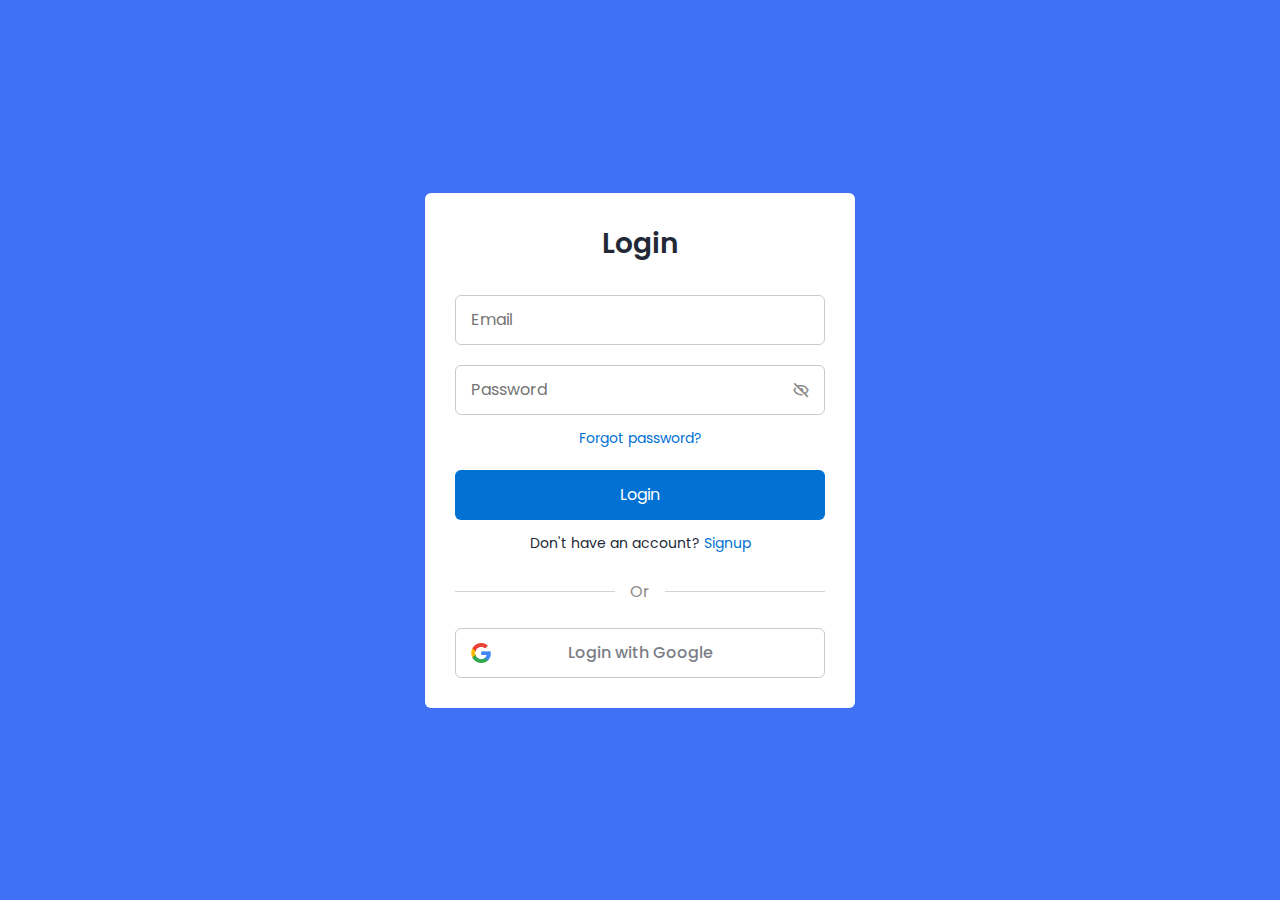
<file: Login and SignUp From/login.html>
<!DOCTYPE html>
<!-- Coding by CodingLab | www.codinglabweb.com-->
    <html lang="en">
    <head>
        <meta charset="UTF-8">
        <meta http-equiv="X-UA-Compatible" content="IE=edge">
        <meta name="viewport" content="width=device-width, initial-scale=1.0">
        <title> Responsive Login and Signup Form </title>

        <!-- CSS -->
        <link rel="stylesheet" href="css/style.css">
                
        <!-- Boxicons CSS -->
        <link href='https://unpkg.com/boxicons@2.1.2/css/boxicons.min.css' rel='stylesheet'>
                        
    </head>
    <body>
        <section class="container forms">
            <div class="form login">
                <div class="form-content">
                    <header>Login</header>
                    <form action="#">
                        <div class="field input-field">
                            <input type="email" placeholder="Email" class="input">
                        </div>

                        <div class="field input-field">
                            <input type="password" placeholder="Password" class="password">
                            <i class='bx bx-hide eye-icon'></i>
                        </div>

                        <div class="form-link">
                            <a href="#" class="forgot-pass">Forgot password?</a>
                        </div>

                        <div class="field button-field">
                            <button>Login</button>
                        </div>
                    </form>

                    <div class="form-link">
                        <span>Don't have an account? <a href="#" class="link signup-link">Signup</a></span>
                    </div>
                </div>

                <div class="line"></div>

                <div class="media-options">
                    <a href="#" class="field google">
                        <img src="images/google.png" alt="" class="google-img">
                        <span>Login with Google</span>
                    </a>
                </div>

            </div>

            <!-- Signup Form -->

            <div class="form signup">
                <div class="form-content">
                    <header>Signup</header>
                    <form action="#">
                        <div class="field input-field">
                            <input type="email" placeholder="Email" class="input">
                        </div>

                        <div class="field input-field">
                            <input type="password" placeholder="Create password" class="password">
                        </div>

                        <div class="field input-field">
                            <input type="password" placeholder="Confirm password" class="password">
                            <i class='bx bx-hide eye-icon'></i>
                        </div>

                        <div class="field button-field">
                            <button>Signup</button>
                        </div>
                    </form>

                    <div class="form-link">
                        <span>Already have an account? <a href="#" class="link login-link">Login</a></span>
                    </div>
                </div>

                <div class="line"></div>

               

                <div class="media-options">
                    <a href="#" class="field google">
                        <img src="images/google.png" alt="" class="google-img">
                        <span>Login with Google</span>
                    </a>
                </div>

            </div>
        </section>

        <!-- JavaScript -->
        <script src="js/script.js"></script>
    </body>
</html>
</file>
<file: Login and SignUp From/css/style.css>
/* Google Fonts - Poppins */
@import url('https://fonts.googleapis.com/css2?family=Poppins:wght@300;400;500;600&display=swap');

*{
    margin: 0;
    padding: 0;
    box-sizing: border-box;
    font-family: 'Poppins', sans-serif;
}
.container{
    height: 100vh;
    width: 100%;
    display: flex;
    align-items: center;
    justify-content: center;
    background-color: #4070f4;
    column-gap: 30px;
}
.form{
    position: absolute;
    max-width: 430px;
    width: 100%;
    padding: 30px;
    border-radius: 6px;
    background: #FFF;
}
.form.signup{
    opacity: 0;
    pointer-events: none;
}
.forms.show-signup .form.signup{
    opacity: 1;
    pointer-events: auto;
}
.forms.show-signup .form.login{
    opacity: 0;
    pointer-events: none;
}
header{
    font-size: 28px;
    font-weight: 600;
    color: #232836;
    text-align: center;
}
form{
    margin-top: 30px;
}
.form .field{
    position: relative;
    height: 50px;
    width: 100%;
    margin-top: 20px;
    border-radius: 6px;
}
.field input,
.field button{
    height: 100%;
    width: 100%;
    border: none;
    font-size: 16px;
    font-weight: 400;
    border-radius: 6px;
}
.field input{
    outline: none;
    padding: 0 15px;
    border: 1px solid#CACACA;
}
.field input:focus{
    border-bottom-width: 2px;
}
.eye-icon{
    position: absolute;
    top: 50%;
    right: 10px;
    transform: translateY(-50%);
    font-size: 18px;
    color: #8b8b8b;
    cursor: pointer;
    padding: 5px;
}
.field button{
    color: #fff;
    background-color: #0171d3;
    transition: all 0.3s ease;
    cursor: pointer;
}
.field button:hover{
    background-color: #016dcb;
}
.form-link{
    text-align: center;
    margin-top: 10px;
}
.form-link span,
.form-link a{
    font-size: 14px;
    font-weight: 400;
    color: #232836;
}
.form a{
    color: #0171d3;
    text-decoration: none;
}
.form-content a:hover{
    text-decoration: underline;
}
.line{
    position: relative;
    height: 1px;
    width: 100%;
    margin: 36px 0;
    background-color: #d4d4d4;
}
.line::before{
    content: 'Or';
    position: absolute;
    top: 50%;
    left: 50%;
    transform: translate(-50%, -50%);
    background-color: #FFF;
    color: #8b8b8b;
    padding: 0 15px;
}
.media-options a{
    display: flex;
    align-items: center;
    justify-content: center;
}
a.facebook{
    color: #fff;
    background-color: #4267b2;
}
a.facebook .facebook-icon{
    height: 28px;
    width: 28px;
    color: #0171d3;
    font-size: 20px;
    border-radius: 50%;
    display: flex;
    align-items: center;
    justify-content: center;
    background-color: #fff;
}
.facebook-icon,
img.google-img{
    position: absolute;
    top: 50%;
    left: 15px;
    transform: translateY(-50%);
}
img.google-img{
    height: 20px;
    width: 20px;
    object-fit: cover;
}
a.google{
    border: 1px solid #CACACA;
}
a.google span{
    font-weight: 500;
    opacity: 0.6;
    color: #232836;
}

@media screen and (max-width: 400px) {
    .form{
        padding: 20px 10px;
    }
    
}
</file>
